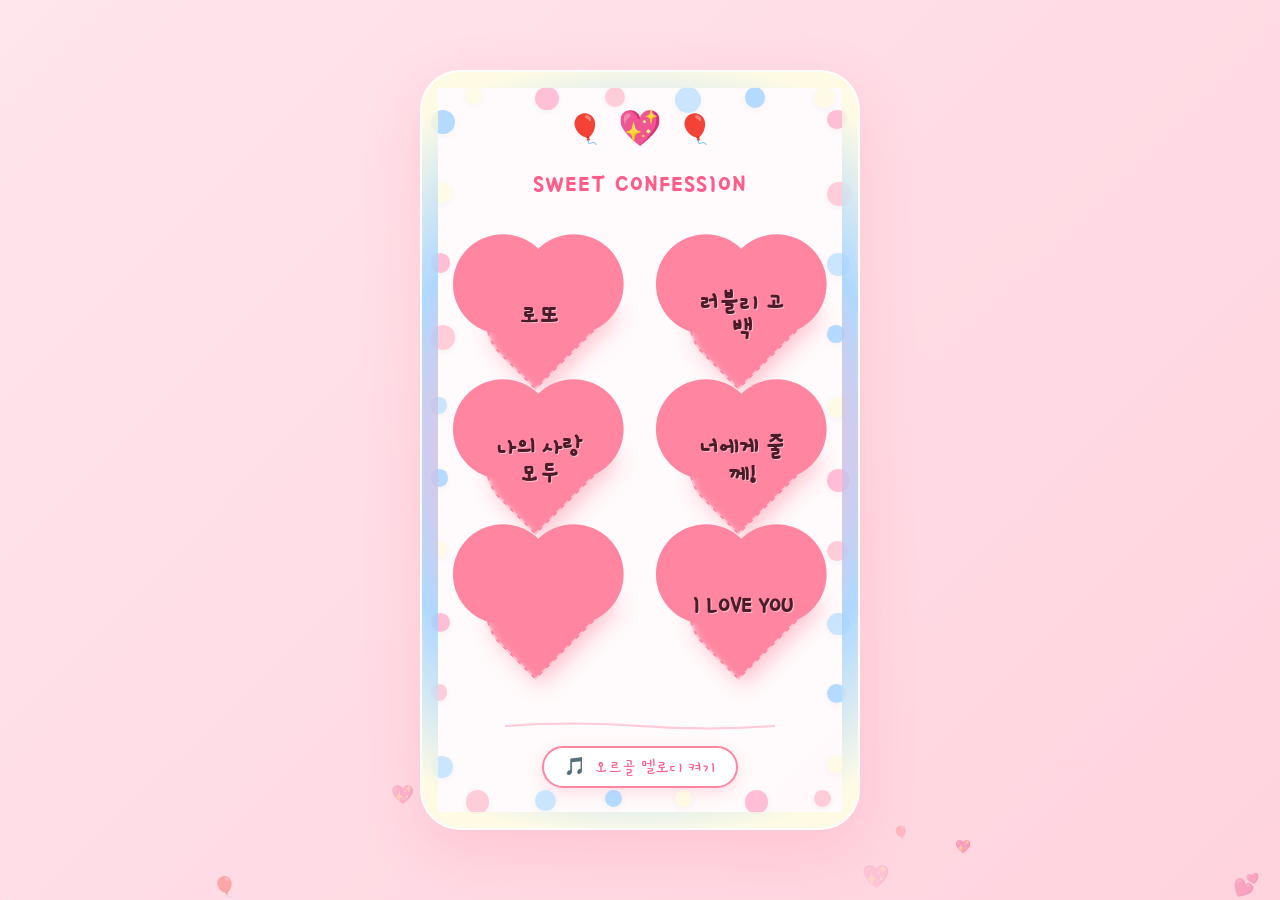
<file: index.html>
<!DOCTYPE html>
<html lang="ko">
<head>
    <meta charset="UTF-8">
    <meta name="viewport" content="width=device-width, initial-scale=1.0">
    <title>White Day Lovely Confession 💖</title>
    <!-- Google Fonts: 감성적인 손글씨 서체 연동 -->
    <link rel="preconnect" href="https://fonts.googleapis.com">
    <link rel="preconnect" href="https://fonts.gstatic.com" crossorigin>
    <link href="https://fonts.googleapis.com/css2?family=Gamja+Flower&family=Nanum+Pen+Script&family=Outfit:wght@300;400;600&display=swap" rel="stylesheet">
    
    <style>
        :root {
            --bg-gradient: linear-gradient(135deg, #ffe5ec 0%, #ffc2d1 50%, #f9bec7 100%);
            --heart-pink: #ff758f;
            --heart-shadow: rgba(255, 117, 143, 0.4);
            --card-bg: rgba(255, 255, 255, 0.85);
            --pastel-blue: #a2d2ff;
            --pastel-yellow: #fefae0;
            --pastel-pink: #ffafcc;
        }

        * {
            box-sizing: border-box;
            margin: 0;
            padding: 0;
            user-select: none;
            -webkit-user-select: none;
        }

        body {
            min-height: 100vh;
            background: var(--bg-gradient);
            background-size: 400% 400%;
            animation: gradientBG 15s ease infinite;
            font-family: 'Gamja Flower', cursive;
            display: flex;
            justify-content: center;
            align-items: center;
            overflow: hidden;
            position: relative;
        }

        @keyframes gradientBG {
            0% { background-position: 0% 50%; }
            50% { background-position: 100% 50%; }
            100% { background-position: 0% 50%; }
        }

        /* 배경 하트 파티클 캔버스 */
        #particleCanvas {
            position: absolute;
            top: 0;
            left: 0;
            width: 100%;
            height: 100%;
            z-index: 1;
            pointer-events: none;
        }

        /* 메인 카드 컨테이너 */
        .card-container {
            position: relative;
            width: 90%;
            max-width: 440px;
            height: 85vh;
            max-height: 760px;
            background: var(--card-bg);
            backdrop-filter: blur(10px);
            border-radius: 40px;
            box-shadow: 0 20px 60px rgba(255, 75, 110, 0.15), 
                        inset 0 0 20px rgba(255, 255, 255, 0.6);
            z-index: 2;
            display: flex;
            flex-direction: column;
            align-items: center;
            justify-content: space-between;
            padding: 40px 25px;
            border: 2px solid rgba(255, 255, 255, 0.5);
            overflow: hidden;
            transform: translateY(0);
            transition: all 0.5s cubic-bezier(0.175, 0.885, 0.32, 1.275);
        }

        .card-container:hover {
            box-shadow: 0 25px 70px rgba(255, 75, 110, 0.25), 
                        inset 0 0 25px rgba(255, 255, 255, 0.8);
        }

        /* 파스텔톤 도트 테두리 장식 */
        .border-deco {
            position: absolute;
            width: 100%;
            height: 100%;
            top: 0;
            left: 0;
            pointer-events: none;
            z-index: 5;
            border: 16px solid transparent;
            /* 테두리 도트 쉐이프 구현 */
            border-image: radial-gradient(circle, var(--pastel-pink) 30%, var(--pastel-blue) 60%, var(--pastel-yellow) 90%) 20 round;
            opacity: 0.85;
            border-radius: 40px;
        }

        /* 귀여운 테두리 물방울 패턴 요소들 */
        .dots-wrapper {
            position: absolute;
            width: 100%;
            height: 100%;
            top: 0;
            left: 0;
            pointer-events: none;
            z-index: 4;
        }

        .dot-deco {
            position: absolute;
            width: 24px;
            height: 24px;
            border-radius: 50%;
            opacity: 0.8;
            filter: drop-shadow(0 2px 4px rgba(0,0,0,0.05));
        }

        /* 상단 데코레이션 */
        .top-deco {
            display: flex;
            flex-direction: column;
            align-items: center;
            gap: 5px;
            animation: bounce 3s ease-in-out infinite;
        }

        .balloon-hearts {
            display: flex;
            gap: 15px;
            justify-content: center;
            margin-bottom: 5px;
        }

        .balloon-hearts span {
            font-size: 1.8rem;
            display: inline-block;
            animation: float 4s ease-in-out infinite alternate;
        }
        
        .balloon-hearts span:nth-child(2) {
            animation-delay: 0.5s;
            font-size: 2.2rem;
            transform: translateY(-5px);
        }
        .balloon-hearts span:nth-child(3) {
            animation-delay: 1s;
        }

        @keyframes float {
            0% { transform: translateY(0) rotate(-5deg); }
            100% { transform: translateY(-10px) rotate(5deg); }
        }

        @keyframes bounce {
            0%, 100% { transform: translateY(0); }
            50% { transform: translateY(-4px); }
        }

        /* 하트 그리드 */
        .hearts-grid {
            width: 100%;
            display: grid;
            grid-template-columns: repeat(2, 1fr);
            grid-gap: 25px 20px;
            justify-items: center;
            align-content: center;
            margin: auto 0;
            z-index: 3;
        }

        /* 개별 하트 아이템 (3D Flip 적용) */
        .heart-item-wrap {
            perspective: 800px;
            width: 140px;
            height: 120px;
            cursor: pointer;
        }

        .heart-card {
            width: 100%;
            height: 100%;
            position: relative;
            transform-style: preserve-3d;
            transition: transform 0.8s cubic-bezier(0.175, 0.885, 0.32, 1.275);
        }

        .heart-item-wrap:hover .heart-card {
            transform: scale(1.08) rotateY(15deg);
        }

        .heart-item-wrap.flipped .heart-card {
            transform: rotateY(180deg);
        }

        /* 하트 앞면과 뒷면 공통 */
        .heart-face {
            position: absolute;
            width: 100%;
            height: 100%;
            backface-visibility: hidden;
            display: flex;
            justify-content: center;
            align-items: center;
            padding: 10px;
        }

        /* 앞면: 펠트 감성의 핑크 하트 스티커 */
        .heart-front {
            background-color: transparent;
        }

        .felt-heart {
            position: relative;
            width: 110px;
            height: 100px;
            background: #ff85a1;
            border-radius: 50px 50px 0 0;
            transform: rotate(-45deg);
            display: flex;
            justify-content: center;
            align-items: center;
            box-shadow: 0 8px 20px var(--heart-shadow),
                        inset 0 4px 6px rgba(255, 255, 255, 0.3);
            border: 2px dashed rgba(255, 255, 255, 0.5); /* 펠트 바느질 느낌 */
            transition: background 0.3s;
        }

        .felt-heart::before {
            content: '';
            position: absolute;
            width: 100px;
            height: 100px;
            background: #ff85a1;
            border-radius: 50%;
            top: 0;
            left: 50px;
        }

        .felt-heart::after {
            content: '';
            position: absolute;
            width: 100px;
            height: 100px;
            background: #ff85a1;
            border-radius: 50%;
            top: -50px;
            left: 0;
        }

        .heart-text {
            position: absolute;
            transform: rotate(45deg); /* 하트 회전 보정 */
            color: #4a1c28;
            font-size: 1.55rem;
            font-weight: bold;
            z-index: 10;
            text-align: center;
            width: 100px;
            text-shadow: 1px 1px 0px rgba(255, 255, 255, 0.5);
            line-height: 1.1;
        }

        /* 뒷면: 뒤집혔을 때 보여줄 미니 카드 */
        .heart-back {
            background: rgba(255, 255, 255, 0.95);
            border-radius: 20px;
            border: 2px solid #ffb3c6;
            transform: rotateY(180deg);
            box-shadow: 0 8px 15px rgba(255, 75, 110, 0.1);
            display: flex;
            flex-direction: column;
            justify-content: center;
            align-items: center;
            text-align: center;
        }

        .confession-message {
            font-size: 1.1rem;
            color: #ff4d6d;
            font-weight: bold;
            padding: 8px;
            word-break: keep-all;
            line-height: 1.3;
        }

        /* 하단 오르골 뮤직 플레이어 및 하단 선 */
        .bottom-area {
            width: 100%;
            display: flex;
            flex-direction: column;
            align-items: center;
            gap: 15px;
            z-index: 3;
        }

        .divider {
            width: 70%;
            height: 10px;
            background-image: url("data:image/svg+xml,%3Csvg xmlns='http://www.w3.org/2000/svg' viewBox='0 0 100 10' preserveAspectRatio='none'%3E%3Cpath d='M0,5 Q25,0 50,5 T100,5' fill='none' stroke='%23ffb3c6' stroke-width='2' stroke-linecap='round'/%3E%3C/svg%3E");
            background-size: cover;
            opacity: 0.7;
        }

        /* 뮤직 토글 버튼 */
        .music-btn {
            background: rgba(255, 255, 255, 0.9);
            border: 2px solid #ff85a1;
            padding: 8px 20px;
            border-radius: 30px;
            color: #ff5c8a;
            font-family: 'Gamja Flower', cursive;
            font-size: 1.1rem;
            display: flex;
            align-items: center;
            gap: 8px;
            cursor: pointer;
            box-shadow: 0 5px 15px rgba(255, 117, 143, 0.2);
            transition: all 0.3s cubic-bezier(0.175, 0.885, 0.32, 1.275);
        }

        .music-btn:hover {
            transform: scale(1.05);
            background: #ff85a1;
            color: white;
        }

        .music-btn.playing {
            background: #ff5c8a;
            color: white;
            border-color: #ff5c8a;
            box-shadow: 0 0 15px rgba(255, 92, 138, 0.5);
            animation: pulse 1.5s infinite;
        }

        @keyframes pulse {
            0%, 100% { transform: scale(1); }
            50% { transform: scale(1.05); }
        }

        /* 감동 모달 창 */
        .modal-overlay {
            position: fixed;
            top: 0;
            left: 0;
            width: 100%;
            height: 100%;
            background: rgba(255, 194, 209, 0.6);
            backdrop-filter: blur(8px);
            z-index: 100;
            display: flex;
            justify-content: center;
            align-items: center;
            opacity: 0;
            pointer-events: none;
            transition: opacity 0.5s ease;
        }

        .modal-overlay.active {
            opacity: 1;
            pointer-events: auto;
        }

        .modal-content {
            background: white;
            padding: 40px 30px;
            border-radius: 30px;
            max-width: 380px;
            width: 85%;
            text-align: center;
            box-shadow: 0 20px 50px rgba(255, 75, 110, 0.3);
            border: 3px solid #ffafcc;
            transform: scale(0.7);
            transition: transform 0.5s cubic-bezier(0.175, 0.885, 0.32, 1.275);
            position: relative;
        }

        .modal-overlay.active .modal-content {
            transform: scale(1);
        }

        .modal-icon {
            font-size: 3.5rem;
            margin-bottom: 15px;
            animation: heartbeat 1.2s infinite;
        }

        @keyframes heartbeat {
            0%, 100% { transform: scale(1); }
            25% { transform: scale(1.15); }
            40% { transform: scale(1.05); }
            60% { transform: scale(1.15); }
        }

        .modal-title {
            font-size: 2rem;
            color: #ff4d6d;
            margin-bottom: 15px;
        }

        .modal-desc {
            font-size: 1.35rem;
            color: #4a1c28;
            line-height: 1.5;
            word-break: keep-all;
            margin-bottom: 25px;
        }

        .close-btn {
            background: linear-gradient(135deg, #ff85a1, #ff4d6d);
            border: none;
            color: white;
            font-family: 'Gamja Flower', cursive;
            padding: 10px 35px;
            font-size: 1.25rem;
            border-radius: 25px;
            cursor: pointer;
            box-shadow: 0 5px 15px rgba(255, 75, 110, 0.3);
            transition: transform 0.2s;
        }

        .close-btn:hover {
            transform: scale(1.05);
        }

        /* 폰트 및 세부 모바일 대응 */
        @media (max-height: 700px) {
            .card-container {
                height: 90vh;
                padding: 25px 20px;
            }
            .hearts-grid {
                grid-gap: 15px 12px;
            }
            .heart-item-wrap {
                width: 120px;
                height: 105px;
            }
            .felt-heart {
                width: 95px;
                height: 85px;
            }
            .felt-heart::before {
                width: 85px;
                height: 85px;
                left: 42px;
            }
            .felt-heart::after {
                width: 85px;
                height: 85px;
                top: -42px;
            }
            .heart-text {
                font-size: 1.35rem;
                width: 85px;
            }
        }
    </style>
</head>
<body>

    <!-- 캔버스 (하트 뿜뿜/배경 파티클 효과) -->
    <canvas id="particleCanvas"></canvas>

    <div class="card-container">
        <!-- 파스텔톤 도트 테두리 장식 -->
        <div class="border-deco"></div>
        <div class="dots-wrapper" id="dotsWrapper"></div>

        <!-- 상단 데코레이션 (귀여운 풍선 하트들) -->
        <div class="top-deco">
            <div class="balloon-hearts">
                <span>🎈</span>
                <span>💖</span>
                <span>🎈</span>
            </div>
            <div style="font-size: 1.6rem; color: #ff5c8a; font-weight: bold; letter-spacing: 2px;">
                SWEET CONFESSION
            </div>
        </div>

        <!-- 하트 카드 그리드 (6개) -->
        <div class="hearts-grid">
            
            <!-- 하트 1: 로또 -->
            <div class="heart-item-wrap" onclick="flipHeart(this, 1)">
                <div class="heart-card">
                    <div class="heart-face heart-front">
                        <div class="felt-heart">
                            <span class="heart-text">로또</span>
                        </div>
                    </div>
                    <div class="heart-face heart-back">
                        <span class="confession-message" style="display: flex; flex-direction: column; align-items: center; justify-content: center; gap: 8px;">
                            🔮<br>인생역전 기회!<br>
                            <a href="./lotto/index.html" style="text-decoration: none; background: #ff4d6d; color: white; padding: 4px 10px; border-radius: 15px; font-size: 0.9rem; font-weight: bold; box-shadow: 0 3px 8px rgba(255, 75, 110, 0.4); pointer-events: auto; z-index: 50;" onclick="event.stopPropagation();">생성기 바로가기 ➔</a>
                        </span>
                    </div>
                </div>
            </div>

            <!-- 하트 2 -->
            <div class="heart-item-wrap" onclick="flipHeart(this, 2)">
                <div class="heart-card">
                    <div class="heart-face heart-front">
                        <div class="felt-heart">
                            <span class="heart-text">러블리 고백</span>
                        </div>
                    </div>
                    <div class="heart-face heart-back">
                        <span class="confession-message">🌸<br>처음 만난 그날부터<br>내 마음은 너뿐이야</span>
                    </div>
                </div>
            </div>

            <!-- 하트 3 -->
            <div class="heart-item-wrap" onclick="flipHeart(this, 3)">
                <div class="heart-card">
                    <div class="heart-face heart-front">
                        <div class="felt-heart">
                            <span class="heart-text">나의 사랑 모두</span>
                        </div>
                    </div>
                    <div class="heart-face heart-back">
                        <span class="confession-message">💕<br>셀 수 없을 만큼 큰<br>사랑을 담았어</span>
                    </div>
                </div>
            </div>

            <!-- 하트 4 -->
            <div class="heart-item-wrap" onclick="flipHeart(this, 4)">
                <div class="heart-card">
                    <div class="heart-face heart-front">
                        <div class="felt-heart">
                            <span class="heart-text">너에게 줄께!</span>
                        </div>
                    </div>
                    <div class="heart-face heart-back">
                        <span class="confession-message">🎁<br>세상에서 가장 예쁜<br>행복을 선물할게</span>
                    </div>
                </div>
            </div>

            <!-- 하트 5: 빈 글씨 -->
            <div class="heart-item-wrap" onclick="flipHeart(this, 5)">
                <div class="heart-card">
                    <div class="heart-face heart-front">
                        <div class="felt-heart">
                            <span class="heart-text">&nbsp;</span>
                        </div>
                    </div>
                    <div class="heart-face heart-back">
                        <span class="confession-message">⏰<br>아무 글씨 없어도<br>너를 사랑하는 마음뿐</span>
                    </div>
                </div>
            </div>

            <!-- 하트 6 -->
            <div class="heart-item-wrap" onclick="flipHeart(this, 6)">
                <div class="heart-card">
                    <div class="heart-face heart-front">
                        <div class="felt-heart">
                            <span class="heart-text">I LOVE YOU</span>
                        </div>
                    </div>
                    <div class="heart-face heart-back">
                        <span class="confession-message">💘<br>하늘만큼 땅만큼<br>너를 아주 많이 사랑해</span>
                    </div>
                </div>
            </div>

        </div>

        <!-- 하단 오르골 컨트롤러 영역 -->
        <div class="bottom-area">
            <div class="divider"></div>
            <button class="music-btn" id="musicBtn" onclick="toggleMusic()">
                <span id="musicIcon">🎵</span> <span id="musicText">오르골 멜로디 켜기</span>
            </button>
        </div>
    </div>

    <!-- 최종 고백 편지 팝업 모달 -->
    <div class="modal-overlay" id="finalModal">
        <div class="modal-content">
            <div class="modal-icon">💝</div>
            <h3 class="modal-title">To. My Precious Love</h3>
            <p class="modal-desc" id="modalText">
                메시지가 로드 중입니다...
            </p>
            <button class="close-btn" onclick="closeModal()">고마워요 💖</button>
        </div>
    </div>

    <!-- 로직 자바스크립트 -->
    <script>
        // 1. 파스텔 닷 장식 동적 생성
        const dotsWrapper = document.getElementById('dotsWrapper');
        const colors = ['#a2d2ff', '#fefae0', '#ffafcc', '#ffc2d1', '#bde0fe'];
        const cardWidth = 440;
        
        // 카드의 둘레를 따라 부드러운 파스텔 물방울(도트) 스티커를 예쁘게 배치
        function createDotDeco() {
            // 좌측 테두리
            for(let i=0; i<10; i++) {
                createDot(2, 5 + i * 9.5, colors[i % colors.length]);
            }
            // 우측 테두리
            for(let i=0; i<10; i++) {
                createDot(93, 5 + i * 9.5, colors[(i + 2) % colors.length]);
            }
            // 상단 테두리
            for(let i=0; i<6; i++) {
                createDot(10 + i * 16, 2, colors[(i + 1) % colors.length]);
            }
            // 하단 테두리
            for(let i=0; i<6; i++) {
                createDot(10 + i * 16, 95, colors[(i + 3) % colors.length]);
            }
        }

        function createDot(leftPercent, topPercent, color) {
            const dot = document.createElement('div');
            dot.className = 'dot-deco';
            dot.style.left = `${leftPercent}%`;
            dot.style.top = `${topPercent}%`;
            dot.style.backgroundColor = color;
            // 미세하게 다 다른 크기로 유기적인 느낌 연출
            const size = 16 + Math.random() * 10;
            dot.style.width = `${size}px`;
            dot.style.height = `${size}px`;
            dotsWrapper.appendChild(dot);
        }
        createDotDeco();

        // 2. 파티클 시스템 (배경 하트 & 클릭 시 폭죽 효과)
        const canvas = document.getElementById('particleCanvas');
        const ctx = canvas.getContext('2d');

        let particles = [];

        function resizeCanvas() {
            canvas.width = window.innerWidth;
            canvas.height = window.innerHeight;
        }
        window.addEventListener('resize', resizeCanvas);
        resizeCanvas();

        class Particle {
            constructor(x, y, isExplosion = false, text = '💖') {
                this.x = x;
                this.y = y;
                this.isExplosion = isExplosion;
                this.char = text;
                
                if (isExplosion) {
                    // 클릭 폭사 효과 파티클
                    const angle = Math.random() * Math.PI * 2;
                    const speed = 2 + Math.random() * 6;
                    this.vx = Math.cos(angle) * speed;
                    this.vy = Math.sin(angle) * speed;
                    this.size = 14 + Math.random() * 16;
                    this.alpha = 1;
                    this.decay = 0.015 + Math.random() * 0.02;
                    this.gravity = 0.05;
                } else {
                    // 배경에 잔잔히 떠오르는 파티클
                    this.vx = (Math.random() - 0.5) * 0.6;
                    this.vy = -0.5 - Math.random() * 1.2;
                    this.size = 10 + Math.random() * 20;
                    this.alpha = 0.1 + Math.random() * 0.4;
                    this.decay = 0.001;
                    this.gravity = 0;
                }
            }

            update() {
                this.x += this.vx;
                this.y += this.vy;
                if (this.isExplosion) {
                    this.vy += this.gravity; // 터지는 파티클에 살짝 중력 부여
                    this.alpha -= this.decay;
                } else {
                    // 화면 밖으로 나가면 서서히 투명
                    if (this.y < 0) this.alpha = 0;
                }
            }

            draw() {
                ctx.save();
                ctx.globalAlpha = Math.max(0, this.alpha);
                ctx.font = `${this.size}px Arial`;
                ctx.textAlign = 'center';
                ctx.textBaseline = 'middle';
                ctx.fillText(this.char, this.x, this.y);
                ctx.restore();
            }
        }

        // 잔잔한 배경 하트 주기적 생성
        setInterval(() => {
            if (particles.length < 100) {
                particles.push(new Particle(Math.random() * canvas.width, canvas.height + 20, false, ['💖', '💕', '🍬', '🍭', '🎈'][Math.floor(Math.random() * 5)]));
            }
        }, 300);

        function animateParticles() {
            ctx.clearRect(0, 0, canvas.width, canvas.height);
            particles.forEach((p, index) => {
                p.update();
                p.draw();
                if (p.alpha <= 0) {
                    particles.splice(index, 1);
                }
            });
            requestAnimationFrame(animateParticles);
        }
        animateParticles();

        // 클릭했을 때 사방으로 터지는 하트 폭죽 효과
        function explodeHearts(x, y) {
            const icons = ['💖', '💕', '🍬', '🍭', '💘', '✨', '💛', '🌸'];
            for (let i = 0; i < 24; i++) {
                const char = icons[Math.floor(Math.random() * icons.length)];
                particles.push(new Particle(x, y, true, char));
            }
        }

        // 3. 하트 카드 뒤집기 및 모달 활성화
        const confessionDetails = {
            1: "🔮 6개의 행운 번호와 함께하는 로또 번호 생성기! 뒷면의 바로가기 버튼을 눌러 인생역전의 기회를 확인해 보세요.",
            2: "🌸 너를 처음 본 순간부터 내 마음에 봄바람이 불었어. 네 미소 한 번에 세상을 다 얻은 것 같아. 내 진심을 담아 너에게 평생의 고백을 전해.",
            3: "💕 내 안에 있는 모든 사랑의 조각들을 모으면 바로 '너'라는 존재가 돼. 아끼지 않고 아낌없이 내 모든 사랑을 오직 너에게만 줄게.",
            4: "🎁 언제나 네 옆에서 가장 든든한 바람막이가 되고, 네가 슬플 때나 기쁠 때나 늘 웃게 해 줄게. 세상에서 너를 가장 행복한 사람으로 만들게!",
            5: "⏰ 아무런 글씨가 적혀있지 않아도, 언제나 마음속 깊은 곳에서는 너에 대한 사랑으로 가득 채워져 있어.",
            6: "💘 I LOVE YOU! 하늘만큼 땅만큼, 우주가 다 닳아 없어질 때까지 오직 너만을 사랑해. 세상에서 내 눈에 가장 빛나는 보석, 내 고백을 기쁘게 받아줘!"
        };

        let flippedCount = 0;
        const totalHearts = 6;
        const flippedState = {};

        function flipHeart(element, id) {
            const rect = element.getBoundingClientRect();
            const clickX = rect.left + rect.width / 2;
            const clickY = rect.top + rect.height / 2;

            // 하트 폭죽 터뜨리기
            explodeHearts(clickX, clickY);

            // 오르골 연주 중이 아닐 때 클릭 효과음(단음) 잠깐 재생
            playConfessionChime(id);

            // 뒤집기 토글
            if (!element.classList.contains('flipped')) {
                element.classList.add('flipped');
                flippedState[id] = true;
                
                // 모든 하트가 다 뒤집혔는지 체크
                checkAllFlipped();
            } else {
                element.classList.remove('flipped');
                flippedState[id] = false;
            }
        }

        function checkAllFlipped() {
            const activeFlips = Object.values(flippedState).filter(val => val === true).length;
            if (activeFlips === totalHearts) {
                // 1초 뒤에 최종 감동 고백 모달 출력
                setTimeout(() => {
                    openFinalModal();
                }, 1000);
            }
        }

        function openFinalModal() {
            // 모든 사랑의 고백이 다 채워졌을 때의 최종 메시지
            const text = "💖 축하해요! 6개의 사랑의 메신저 하트를 모두 열었습니다. 💖\n\n\"오늘 화이트데이를 맞이하여, 사탕보다 백만 배 달콤한 고백을 가득 안겨드립니다. 당신과 함께 걷는 매 순간순간이 저에게는 가장 달콤한 선물입니다. 영원히 당신만을 사랑합니다!\"";
            document.getElementById('modalText').innerText = text;
            document.getElementById('finalModal').classList.add('active');
            
            // 모달 열릴 때 대형 폭죽 효과 연쇄 발사
            for(let i=0; i<5; i++) {
                setTimeout(() => {
                    explodeHearts(
                        window.innerWidth * 0.2 + Math.random() * (window.innerWidth * 0.6),
                        window.innerHeight * 0.3 + Math.random() * (window.innerHeight * 0.4)
                    );
                    playChord(); // 축하 화음 코드 재생
                }, i * 350);
            }
        }

        function closeModal() {
            document.getElementById('finalModal').classList.remove('active');
            // 하트 전체 리셋
            const cards = document.querySelectorAll('.heart-item-wrap');
            cards.forEach(card => card.classList.remove('flipped'));
            for(let key in flippedState) {
                flippedState[key] = false;
            }
        }

        // 4. Web Audio API 기반 오르골(Music Box) 신디사이저 구현
        // 저용량 단일 파일에 어떠한 외부 오디오 에셋도 의존하지 않고, 브라우저 엔진으로 실시간 맑고 고운 오르골 사운드를 합성합니다.
        let audioCtx = null;
        let isPlaying = false;
        let melodyTimeout = null;
        let noteIndex = 0;

        // "Love Me Tender / 캐논 변주곡 감성"의 맑고 영롱한 오르골 멜로디 데이터
        // [음높이(주파수), 박자(밀리초)]
        // C4=261.63, D4=293.66, E4=329.63, F4=349.23, G4=392.00, A4=440.00, B4=493.88, C5=523.25, D5=587.33, E5=659.25, F5=698.46, G5=783.99
        const melody = [
            [329.63, 600], // E4 (Love...)
            [392.00, 600], // G4 (me...)
            [440.00, 600], // A4 (ten...)
            [392.00, 600], // G4 (der...)
            [523.25, 600], // C5 (love...)
            [493.88, 600], // B4 (me...)
            [440.00, 1200], // A4 (sweet...)
            
            [349.23, 600], // F4 (ne...)
            [392.00, 600], // G4 (ver...)
            [440.00, 600], // A4 (let...)
            [392.00, 600], // G4 (me...)
            [349.23, 600], // F4 (go...)
            [329.63, 600], // E4 (my...)
            [293.66, 1200], // D4 (love...)

            [329.63, 600], // E4 (For...)
            [392.00, 600], // G4 (you...)
            [440.00, 600], // A4 (have...)
            [392.00, 600], // G4 (made...)
            [523.25, 600], // C5 (my...)
            [493.88, 600], // B4 (life...)
            [440.00, 1200], // A4 (com...)
            
            [523.25, 600], // C5 (plete...)
            [493.88, 600], // B4 (and...)
            [440.00, 600], // A4 (I...)
            [392.00, 600], // G4 (love...)
            [349.23, 600], // F4 (you...)
            [293.66, 600], // D4 (so...)
            [261.63, 1200]  // C4 (forever)
        ];

        function initAudio() {
            if (!audioCtx) {
                audioCtx = new (window.AudioContext || window.webkitAudioContext)();
            }
        }

        // 맑고 청아한 오르골 소리를 합성하는 신디사이저 보이스 함수
        function playMusicBoxNote(frequency, duration) {
            if (!audioCtx) return;

            // 1. Oscillator (소리 생성기)
            const osc = audioCtx.createOscillator();
            const osc2 = audioCtx.createOscillator(); // 배음 효과용
            
            // 2. GainNode (볼륨 엔벨로프 - 오르골 특유의 팅기는 어택과 긴 릴리즈)
            const gainNode = audioCtx.createGain();
            
            // 3. DelayNode (맑게 울려 퍼지는 에코/공간감 재현)
            const delay = audioCtx.createDelay();
            const feedback = audioCtx.createGain();

            osc.type = 'sine'; // 맑은 톤을 위해 Sine 파형 사용
            osc.frequency.setValueAtTime(frequency, audioCtx.currentTime);

            // 배음을 한 옥타브 높게 섞어 오르골 특유의 쇠구슬 소리 구현
            osc2.type = 'triangle'; 
            osc2.frequency.setValueAtTime(frequency * 2, audioCtx.currentTime);

            delay.delayTime.setValueAtTime(0.25, audioCtx.currentTime);
            feedback.gain.setValueAtTime(0.4, audioCtx.currentTime); // 반향 피드백 40%

            // 볼륨 엔벨로프 설정 (Ting~ 하고 서서히 감쇠)
            gainNode.gain.setValueAtTime(0, audioCtx.currentTime);
            gainNode.gain.linearRampToValueAtTime(0.25, audioCtx.currentTime + 0.01); // 초고속 어택
            gainNode.gain.exponentialRampToValueAtTime(0.001, audioCtx.currentTime + duration/1000 + 0.6); // 긴 감쇠

            // 커넥션 체인 구성
            osc.connect(gainNode);
            osc2.connect(gainNode);
            
            // 딜레이/리버브 효과 노드 연결
            gainNode.connect(audioCtx.destination);
            gainNode.connect(delay);
            delay.connect(feedback);
            feedback.connect(delay);
            delay.connect(audioCtx.destination);

            osc.start();
            osc2.start();
            
            // 음이 끝나면 자원 수거
            osc.stop(audioCtx.currentTime + duration/1000 + 0.8);
            osc2.stop(audioCtx.currentTime + duration/1000 + 0.8);
        }

        // 루프하며 멜로디 재생
        function playMelodyLoop() {
            if (!isPlaying) return;

            const note = melody[noteIndex];
            playMusicBoxNote(note[0], note[1]);

            noteIndex = (noteIndex + 1) % melody.length;
            
            // 박자 간격 설정
            melodyTimeout = setTimeout(playMelodyLoop, note[1]);
        }

        // 오르골 재생 토글
        function toggleMusic() {
            initAudio();
            
            const btn = document.getElementById('musicBtn');
            const icon = document.getElementById('musicIcon');
            const text = document.getElementById('musicText');

            if (isPlaying) {
                // 중지
                isPlaying = false;
                clearTimeout(melodyTimeout);
                btn.classList.remove('playing');
                icon.innerText = '🎵';
                text.innerText = '오르골 멜로디 켜기';
            } else {
                // 시작
                isPlaying = true;
                btn.classList.add('playing');
                icon.innerText = '🎁';
                text.innerText = '멜로디 연주 중...';
                noteIndex = 0;
                
                // 브라우저 오디오 보안 정책 상 유저 인터랙션 후 즉시 오디오 맥락 재개 필수
                if(audioCtx.state === 'suspended') {
                    audioCtx.resume();
                }
                playMelodyLoop();
            }
        }

        // 고백 하트를 터치/클릭할 때 나는 영롱한 미니 실로폰 사운드
        function playConfessionChime(id) {
            if (!audioCtx) return;
            // 6개 하트에 대응하는 6가지 화음 노트들
            const scale = [392.00, 440.00, 523.25, 587.33, 659.25, 783.99]; // G4, A4, C5, D5, E5, G5 (펜타토닉 풍의 조화로운 구성)
            const freq = scale[(id - 1) % scale.length];
            
            const osc = audioCtx.createOscillator();
            const gain = audioCtx.createGain();
            
            osc.type = 'sine';
            osc.frequency.setValueAtTime(freq, audioCtx.currentTime);
            
            gain.gain.setValueAtTime(0, audioCtx.currentTime);
            gain.gain.linearRampToValueAtTime(0.18, audioCtx.currentTime + 0.005);
            gain.gain.exponentialRampToValueAtTime(0.001, audioCtx.currentTime + 0.5);
            
            osc.connect(gain);
            gain.connect(audioCtx.destination);
            
            osc.start();
            osc.stop(audioCtx.currentTime + 0.6);
        }

        // 모달 축하용 풍성한 C Major 7 화음 코드 재생
        function playChord() {
            if (!audioCtx) return;
            const notes = [261.63, 329.63, 392.00, 523.25, 659.25]; // C4, E4, G4, C5, E5
            notes.forEach(freq => {
                const osc = audioCtx.createOscillator();
                const gain = audioCtx.createGain();
                osc.type = 'sine';
                osc.frequency.setValueAtTime(freq + (Math.random() - 0.5) * 2, audioCtx.currentTime);
                
                gain.gain.setValueAtTime(0, audioCtx.currentTime);
                gain.gain.linearRampToValueAtTime(0.08, audioCtx.currentTime + 0.05);
                gain.gain.exponentialRampToValueAtTime(0.001, audioCtx.currentTime + 1.5);
                
                osc.connect(gain);
                gain.connect(audioCtx.destination);
                
                osc.start();
                osc.stop(audioCtx.currentTime + 1.8);
            });
        }
    </script>
</body>
</html>
</file>
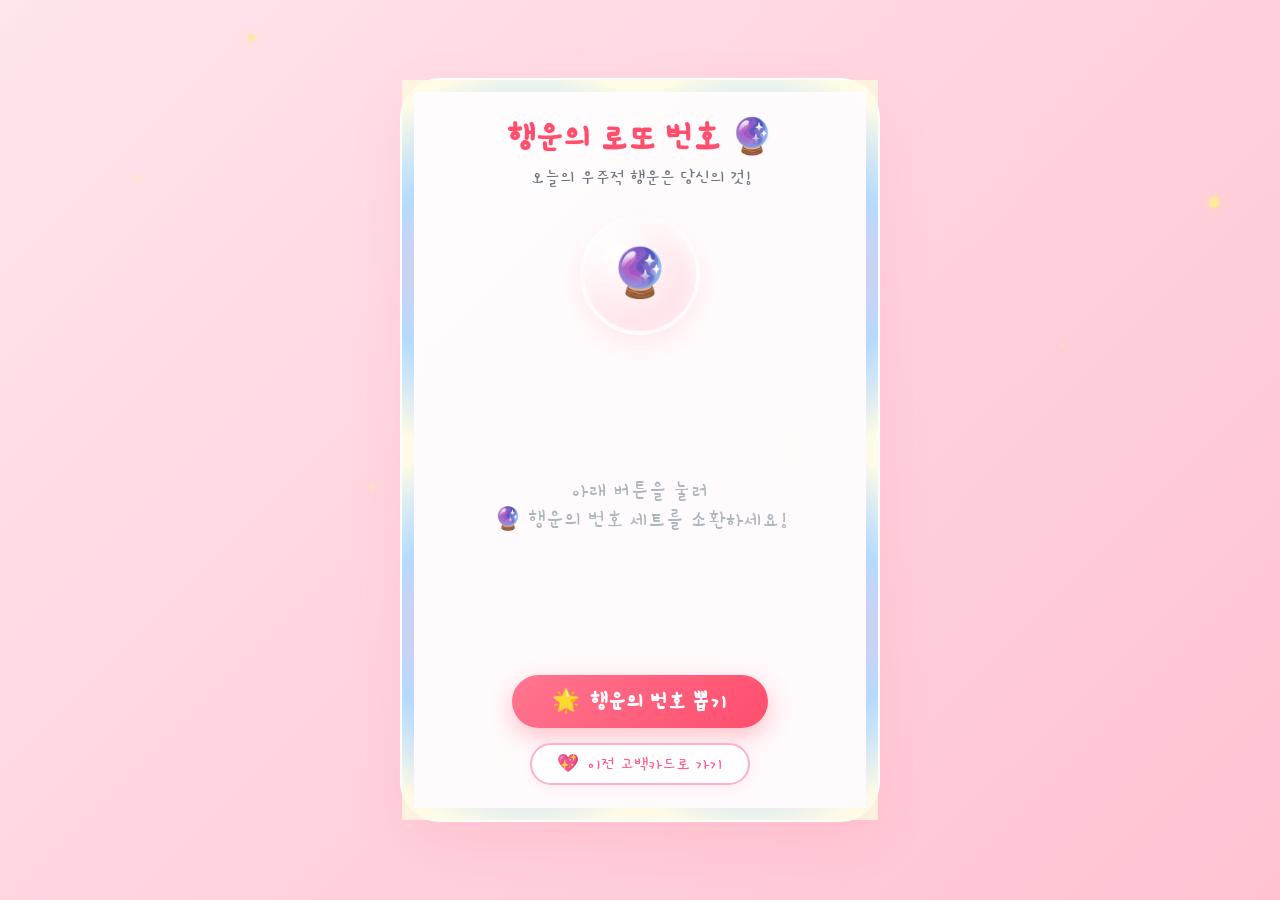
<file: lotto/index.html>
<!DOCTYPE html>
<html lang="ko">
<head>
    <meta charset="UTF-8">
    <meta name="viewport" content="width=device-width, initial-scale=1.0">
    <title>행운의 로또 번호 생성기 🔮</title>
    <!-- Google Fonts -->
    <link rel="preconnect" href="https://fonts.googleapis.com">
    <link rel="preconnect" href="https://fonts.gstatic.com" crossorigin>
    <link href="https://fonts.googleapis.com/css2?family=Gamja+Flower&family=Outfit:wght@300;400;600&display=swap" rel="stylesheet">
    
    <style>
        :root {
            --bg-gradient: linear-gradient(135deg, #f5f7fa 0%, #c3cfe2 100%);
            --gold-gradient: linear-gradient(135deg, #f6d365 0%, #fda085 100%);
            --premium-gold: #e5ad35;
            --pastel-pink: #ffafcc;
            --pastel-blue: #a2d2ff;
            
            /* 로또 공 대역별 색상 정의 (오피셜 컬러 스타일) */
            --lotto-yellow: linear-gradient(135deg, #ffd43b, #f08c00);
            --lotto-blue: linear-gradient(135deg, #339af0, #1c7ed6);
            --lotto-red: linear-gradient(135deg, #ff8787, #fa5252);
            --lotto-gray: linear-gradient(135deg, #adb5bd, #495057);
            --lotto-green: linear-gradient(135deg, #51cf66, #37b24d);
        }

        * {
            box-sizing: border-box;
            margin: 0;
            padding: 0;
            user-select: none;
            -webkit-user-select: none;
        }

        body {
            min-height: 100vh;
            background: linear-gradient(135deg, #ffe5ec 0%, #ffc2d1 100%);
            font-family: 'Gamja Flower', cursive;
            display: flex;
            justify-content: center;
            align-items: center;
            overflow-x: hidden;
            position: relative;
            padding: 20px 10px;
        }

        /* 캔버스 (럭셔리 골드 스파크 배경 효과) */
        #lottoCanvas {
            position: absolute;
            top: 0;
            left: 0;
            width: 100%;
            height: 100%;
            z-index: 1;
            pointer-events: none;
        }

        .lotto-container {
            position: relative;
            width: 95%;
            max-width: 480px;
            background: rgba(255, 255, 255, 0.9);
            backdrop-filter: blur(10px);
            border-radius: 40px;
            box-shadow: 0 20px 50px rgba(255, 117, 143, 0.15), 
                        inset 0 0 20px rgba(255, 255, 255, 0.6);
            z-index: 2;
            display: flex;
            flex-direction: column;
            align-items: center;
            padding: 35px 20px;
            border: 2px solid rgba(255, 255, 255, 0.6);
        }

        /* 테두리 파스텔 장식 */
        .border-deco {
            position: absolute;
            width: 100%;
            height: 100%;
            top: 0;
            left: 0;
            pointer-events: none;
            z-index: 5;
            border: 12px solid transparent;
            border-image: radial-gradient(circle, var(--pastel-pink) 30%, var(--pastel-blue) 60%, #fefae0 90%) 20 round;
            opacity: 0.8;
            border-radius: 40px;
        }

        .header {
            text-align: center;
            margin-bottom: 25px;
        }

        .header h1 {
            font-size: 2.2rem;
            color: #ff4d6d;
            text-shadow: 1px 1px 2px rgba(0,0,0,0.05);
            margin-bottom: 5px;
        }

        .header p {
            font-size: 1.2rem;
            color: #6c757d;
        }

        /* 로또 기계 가상 데코 (유리 항아리 믹서 느낌) */
        .lotto-machine {
            width: 120px;
            height: 120px;
            background: radial-gradient(circle at 30% 30%, rgba(255,255,255,0.9), rgba(255, 182, 193, 0.3) 60%, rgba(255, 105, 180, 0.2));
            border: 4px solid rgba(255, 255, 255, 0.8);
            border-radius: 50%;
            display: flex;
            justify-content: center;
            align-items: center;
            position: relative;
            box-shadow: 0 10px 25px rgba(255, 75, 110, 0.1),
                        inset 0 10px 20px rgba(255, 255, 255, 0.8);
            margin-bottom: 30px;
            overflow: hidden;
        }

        .lotto-machine::after {
            content: '🔮';
            font-size: 3rem;
            animation: mixBalls 0.6s infinite ease-in-out alternate;
            display: inline-block;
        }

        .lotto-machine.spinning::after {
            animation: mixBallsFast 0.15s infinite linear;
        }

        @keyframes mixBalls {
            0% { transform: translateY(-5px) rotate(-10deg); }
            100% { transform: translateY(5px) rotate(10deg); }
        }

        @keyframes mixBallsFast {
            0% { transform: scale(1.1) rotate(0deg); }
            100% { transform: scale(1.1) rotate(360deg); }
        }

        /* 로또 세트 5개 들어갈 영역 */
        .lotto-results {
            width: 100%;
            display: flex;
            flex-direction: column;
            gap: 15px;
            margin-bottom: 30px;
            min-height: 280px;
            justify-content: center;
        }

        /* 1개의 세트 라인 */
        .lotto-set-row {
            display: flex;
            align-items: center;
            width: 100%;
            background: rgba(255, 255, 255, 0.6);
            padding: 8px 15px;
            border-radius: 20px;
            border: 1px solid rgba(255, 182, 193, 0.3);
            box-shadow: 0 4px 10px rgba(0,0,0,0.02);
            opacity: 0;
            transform: translateY(20px);
            transition: all 0.5s cubic-bezier(0.175, 0.885, 0.32, 1.275);
        }

        .lotto-set-row.show {
            opacity: 1;
            transform: translateY(0);
        }

        .set-label {
            font-size: 1.3rem;
            font-weight: bold;
            color: #ff5c8a;
            width: 45px;
            flex-shrink: 0;
            border-right: 2px dashed rgba(255, 92, 138, 0.2);
            margin-right: 15px;
        }

        .balls-container {
            display: flex;
            gap: 8px;
            justify-content: space-around;
            width: 100%;
        }

        /* 개별 로또 볼 스타일 */
        .lotto-ball {
            width: 38px;
            height: 38px;
            border-radius: 50%;
            display: flex;
            justify-content: center;
            align-items: center;
            color: white;
            font-weight: bold;
            font-size: 1.15rem;
            text-shadow: 1px 1px 2px rgba(0,0,0,0.3);
            box-shadow: 0 4px 8px rgba(0,0,0,0.15),
                        inset 0 3px 5px rgba(255, 255, 255, 0.3);
            font-family: 'Outfit', sans-serif;
            transform: scale(0) rotate(-360deg);
            transition: transform 0.4s cubic-bezier(0.175, 0.885, 0.32, 1.275);
        }

        .lotto-ball.pop {
            transform: scale(1) rotate(0);
        }

        /* 번호대별 배경 지정 */
        .ball-yellow { background: var(--lotto-yellow); }
        .ball-blue { background: var(--lotto-blue); }
        .ball-red { background: var(--lotto-red); }
        .ball-gray { background: var(--lotto-gray); }
        .ball-green { background: var(--lotto-green); }

        /* 컨트롤 영역 */
        .controls {
            width: 100%;
            display: flex;
            flex-direction: column;
            align-items: center;
            gap: 15px;
            z-index: 3;
        }

        .generate-btn {
            background: linear-gradient(135deg, #ff758f 0%, #ff4d6d 100%);
            border: none;
            padding: 12px 40px;
            font-family: 'Gamja Flower', cursive;
            font-size: 1.4rem;
            color: white;
            font-weight: bold;
            border-radius: 30px;
            cursor: pointer;
            box-shadow: 0 8px 25px rgba(255, 77, 109, 0.35);
            transition: all 0.3s cubic-bezier(0.175, 0.885, 0.32, 1.275);
            display: flex;
            align-items: center;
            gap: 10px;
        }

        .generate-btn:hover {
            transform: translateY(-3px) scale(1.03);
            box-shadow: 0 12px 30px rgba(255, 77, 109, 0.5);
        }

        .generate-btn:active {
            transform: translateY(1px);
        }

        .back-btn {
            background: rgba(255, 255, 255, 0.8);
            border: 2px solid #ffafcc;
            padding: 8px 25px;
            border-radius: 25px;
            color: #ff5c8a;
            font-family: 'Gamja Flower', cursive;
            font-size: 1.1rem;
            text-decoration: none;
            display: inline-flex;
            align-items: center;
            gap: 8px;
            box-shadow: 0 4px 12px rgba(255, 175, 204, 0.2);
            transition: all 0.3s;
        }

        .back-btn:hover {
            background: #ffafcc;
            color: white;
            transform: scale(1.03);
        }

        /* 안내 문구 */
        .empty-placeholder {
            text-align: center;
            color: #adb5bd;
            font-size: 1.4rem;
            animation: breathe 2s infinite ease-in-out;
        }

        @keyframes breathe {
            0%, 100% { opacity: 0.5; transform: scale(0.98); }
            50% { opacity: 1; transform: scale(1.02); }
        }

        @media (max-width: 400px) {
            .lotto-ball {
                width: 32px;
                height: 32px;
                font-size: 0.95rem;
            }
            .set-label {
                font-size: 1.15rem;
                width: 38px;
                margin-right: 8px;
            }
        }
    </style>
</head>
<body>

    <canvas id="lottoCanvas"></canvas>

    <div class="lotto-container">
        <!-- 테두리 파스텔 데코 -->
        <div class="border-deco"></div>

        <div class="header">
            <h1>행운의 로또 번호 🔮</h1>
            <p>오늘의 우주적 행운은 당신의 것!</p>
        </div>

        <!-- 중앙 로또 머신 믹서기 데코 -->
        <div class="lotto-machine" id="mixer"></div>

        <!-- 결과 영역 -->
        <div class="lotto-results" id="resultsBox">
            <div class="empty-placeholder" id="placeholder">
                아래 버튼을 눌러<br>🔮 행운의 번호 세트를 소환하세요!
            </div>
        </div>

        <!-- 제어 영역 -->
        <div class="controls">
            <button class="generate-btn" onclick="generateLottoSets()">
                <span>🌟</span> 행운의 번호 뽑기
            </button>
            <a href="../index.html" class="back-btn">
                <span>💖</span> 이전 고백카드로 가기
            </a>
        </div>
    </div>

    <!-- 로직 자바스크립트 -->
    <script>
        // 1. 파티클 시스템 (배경 스파클 효과)
        const canvas = document.getElementById('lottoCanvas');
        const ctx = canvas.getContext('2d');
        let particles = [];

        function resizeCanvas() {
            canvas.width = window.innerWidth;
            canvas.height = window.innerHeight;
        }
        window.addEventListener('resize', resizeCanvas);
        resizeCanvas();

        class Spark {
            constructor(x, y) {
                this.x = x;
                this.y = y;
                this.size = 2 + Math.random() * 4;
                const angle = Math.random() * Math.PI * 2;
                const speed = 0.5 + Math.random() * 1.5;
                this.vx = Math.cos(angle) * speed;
                this.vy = Math.sin(angle) * speed;
                this.alpha = 0.3 + Math.random() * 0.5;
                this.color = `hsl(${45 + Math.random() * 20}, 100%, 75%)`; // 골드/따뜻한 옐로우
            }
            update() {
                this.x += this.vx;
                this.y += this.vy;
                this.alpha -= 0.005;
            }
            draw() {
                ctx.save();
                ctx.globalAlpha = Math.max(0, this.alpha);
                ctx.shadowBlur = 10;
                ctx.shadowColor = this.color;
                ctx.fillStyle = this.color;
                ctx.beginPath();
                ctx.arc(this.x, this.y, this.size, 0, Math.PI * 2);
                ctx.fill();
                ctx.restore();
            }
        }

        // 잔잔한 스파클 주기적 생성
        setInterval(() => {
            if(particles.length < 80) {
                particles.push(new Spark(Math.random() * canvas.width, Math.random() * canvas.height));
            }
        }, 150);

        function animateSparks() {
            ctx.clearRect(0, 0, canvas.width, canvas.height);
            particles.forEach((p, index) => {
                p.update();
                p.draw();
                if(p.alpha <= 0) {
                    particles.splice(index, 1);
                }
            });
            requestAnimationFrame(animateSparks);
        }
        animateSparks();

        // 2. 로또 번호 대역별 색상 클래스 획득 함수
        function getBallColorClass(num) {
            if (num >= 1 && num <= 10) return 'ball-yellow';
            if (num >= 11 && num <= 20) return 'ball-blue';
            if (num >= 21 && num <= 30) return 'ball-red';
            if (num >= 31 && num <= 40) return 'ball-gray';
            return 'ball-green';
        }

        // 3. 로또 5세트 생성 및 시각 렌더링
        let isGenerating = false;
        let audioCtx = null;

        function initAudio() {
            if(!audioCtx) {
                audioCtx = new (window.AudioContext || window.webkitAudioContext)();
            }
        }

        // 번호 튕겨 나올 때 청아한 구슬 연주음 재생
        function playPopSound(pitchMultiplier = 1) {
            if(!audioCtx) return;
            const osc = audioCtx.createOscillator();
            const gain = audioCtx.createGain();
            
            osc.type = 'sine';
            // 통통 튀는 피치 엔벨로프
            osc.frequency.setValueAtTime(523.25 * pitchMultiplier, audioCtx.currentTime);
            osc.frequency.exponentialRampToValueAtTime(1046.50 * pitchMultiplier, audioCtx.currentTime + 0.1);
            
            gain.gain.setValueAtTime(0, audioCtx.currentTime);
            gain.gain.linearRampToValueAtTime(0.12, audioCtx.currentTime + 0.005);
            gain.gain.exponentialRampToValueAtTime(0.001, audioCtx.currentTime + 0.15);
            
            osc.connect(gain);
            gain.connect(audioCtx.destination);
            
            osc.start();
            osc.stop(audioCtx.currentTime + 0.2);
        }

        function generateLottoSets() {
            if (isGenerating) return;
            isGenerating = true;
            initAudio();
            
            const mixer = document.getElementById('mixer');
            const resultsBox = document.getElementById('resultsBox');
            
            // 로또 기계 신나게 믹싱하는 진동 애니메이션 추가
            mixer.classList.add('spinning');
            
            // 결과창 초기화
            resultsBox.innerHTML = '';

            // 로또 번호 5세트 추출
            const allSets = [];
            for (let s = 0; s < 5; s++) {
                const numbers = [];
                while (numbers.length < 6) {
                    const rand = Math.floor(Math.random() * 45) + 1;
                    if (!numbers.includes(rand)) {
                        numbers.push(rand);
                    }
                }
                // 오름차순 정렬
                numbers.sort((a, b) => a - b);
                allSets.push(numbers);
            }

            // 시각적 롤링 및 딜레이 렌더링
            let setIndex = 0;

            function renderNextSet() {
                if (setIndex >= 5) {
                    // 전체 생성 완료
                    mixer.classList.remove('spinning');
                    isGenerating = false;
                    return;
                }

                const numbers = allSets[setIndex];
                
                // 1세트 로우 DOM 생성
                const row = document.createElement('div');
                row.className = 'lotto-set-row';
                
                const label = document.createElement('div');
                label.className = 'set-label';
                label.innerText = `세트 ${String.fromCharCode(65 + setIndex)}`; // A, B, C, D, E
                row.appendChild(label);

                const ballsContainer = document.createElement('div');
                ballsContainer.className = 'balls-container';
                row.appendChild(ballsContainer);

                resultsBox.appendChild(row);
                
                // 가시화
                setTimeout(() => {
                    row.classList.add('show');
                }, 50);

                // 개별 공 하나씩 통통 튀며 시간차 소환
                let ballIndex = 0;
                function popBall() {
                    if (ballIndex >= 6) {
                        // 세트 완료 후 다음 세트로 이동
                        setIndex++;
                        setTimeout(renderNextSet, 250);
                        return;
                    }

                    const num = numbers[ballIndex];
                    const ball = document.createElement('div');
                    ball.className = `lotto-ball ${getBallColorClass(num)}`;
                    ball.innerText = num;
                    ballsContainer.appendChild(ball);

                    // 3D 팝 효과음 및 활성화
                    setTimeout(() => {
                        ball.classList.add('pop');
                        // 구슬 튀어나오는 감미로운 사운드
                        playPopSound(0.7 + (num / 45) * 0.8);
                        
                        // 클릭 좌표 파티클 터뜨리기
                        const rect = ball.getBoundingClientRect();
                        for(let k=0; k<6; k++) {
                            particles.push(new Spark(rect.left + rect.width/2, rect.top + rect.height/2));
                        }

                        ballIndex++;
                        setTimeout(popBall, 100);
                    }, 50);
                }

                popBall();
            }

            // 기계 믹싱 0.6초 돌린 후 구슬 배출 시작
            setTimeout(renderNextSet, 600);
        }
    </script>
</body>
</html>
</file>
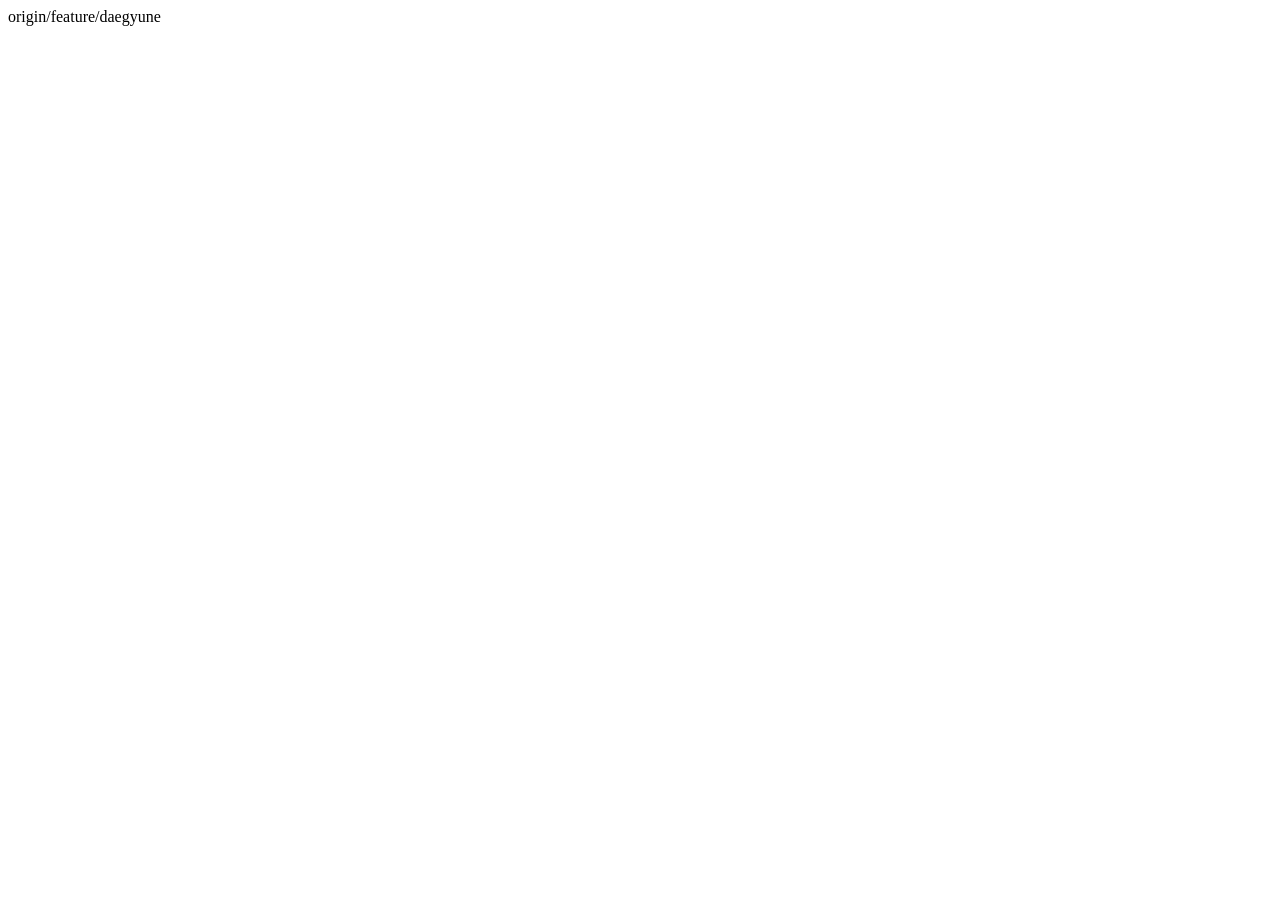
<file: shop/src/main/resources/static/commit_test.html>
<!DOCTYPE html>
<html lang="en">
<head>
    <meta charset="UTF-8">
    <meta name="viewport" content="width=device-width, initial-scale=1.0">
    <title>commit_test</title>
</head>
<body>
    origin/feature/daegyune
</body>
</html>
</file>
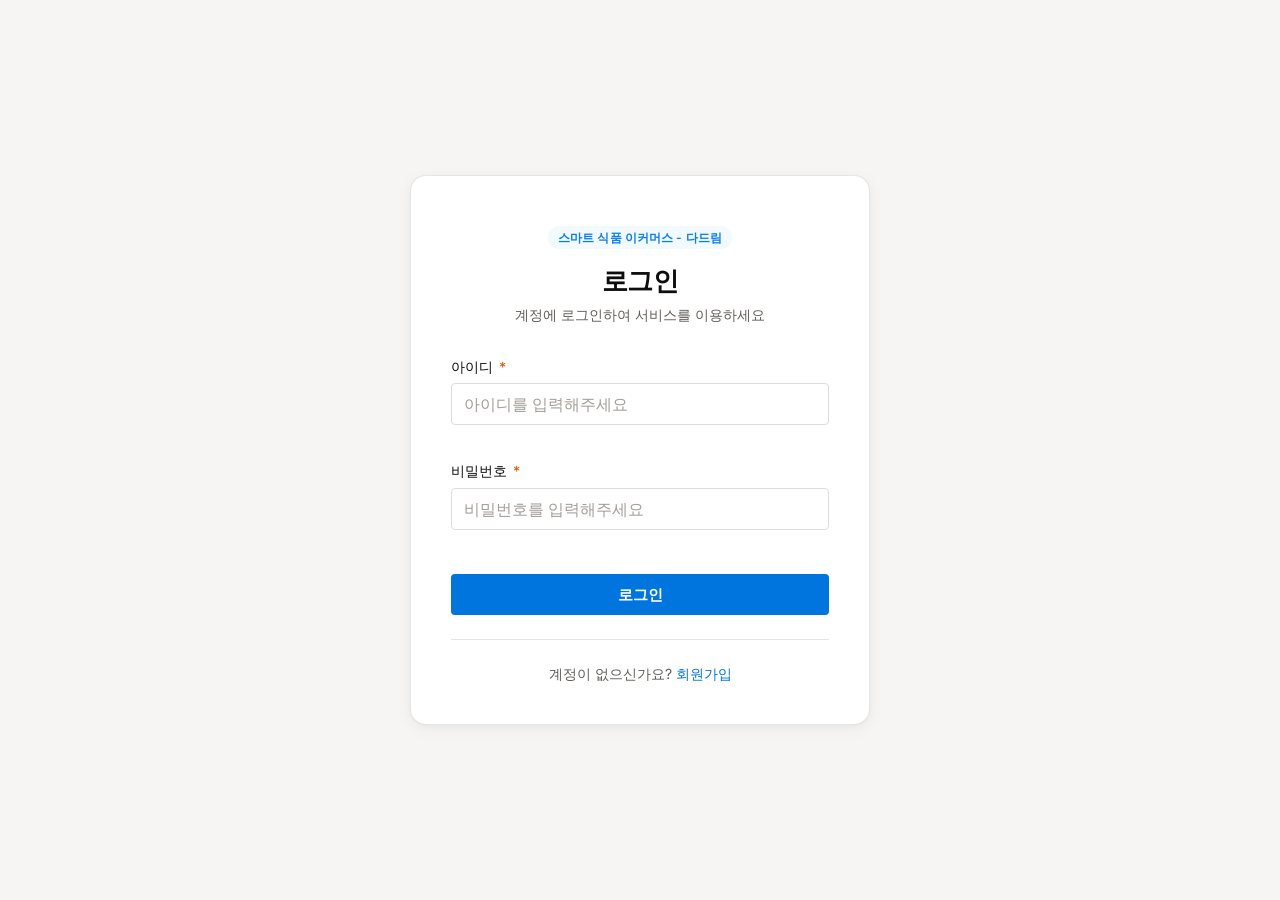
<file: shop/src/main/resources/static/login.html>
<!DOCTYPE html>
<html lang="ko">
<head>
    <meta charset="UTF-8">
    <meta name="viewport" content="width=device-width, initial-scale=1.0">
    <title>로그인 — 스마트 식품 이커머스 - 다드림</title>
    <!-- ✅ 추가: favicon 요청 방지 -->
    <link rel="icon" href="data:image/svg+xml,<svg xmlns='http://www.w3.org/2000/svg' viewBox='0 0 100 100'><text y='50' font-size='50'>🍎</text></svg>">
    <link rel="stylesheet" href="css/login.css">
</head>
<body>
    <div class="login-container">

        <div class="login-header">
            <span class="badge">스마트 식품 이커머스 - 다드림</span>
            <h1>로그인</h1>
            <p>계정에 로그인하여 서비스를 이용하세요</p>
        </div>

        <form id="loginForm" novalidate>
            <div class="form-group">
                <label for="memberId">아이디 <span class="required">*</span></label>
                <input type="text" id="memberId" name="memberId"
                       placeholder="아이디를 입력해주세요"
                       required>
                <span class="error-msg" id="memberIdError"></span>
            </div>

            <div class="form-group">
                <label for="password">비밀번호 <span class="required">*</span></label>
                <input type="password" id="password" name="password"
                       placeholder="비밀번호를 입력해주세요"
                       required>
                <span class="error-msg" id="passwordError"></span>
            </div>

            <div id="globalError" class="global-error hidden"></div>

            <button type="submit" class="btn-submit">로그인</button>
        </form>

        <hr class="divider">
        <p class="register-link">계정이 없으신가요? <a href="register.html">회원가입</a></p>
    </div>

    <script src="js/api.js"></script>
    <script src="js/auth.js?v=10"></script>
    <script src="js/login.js?v=10"></script>
</body>
</html>
</file>
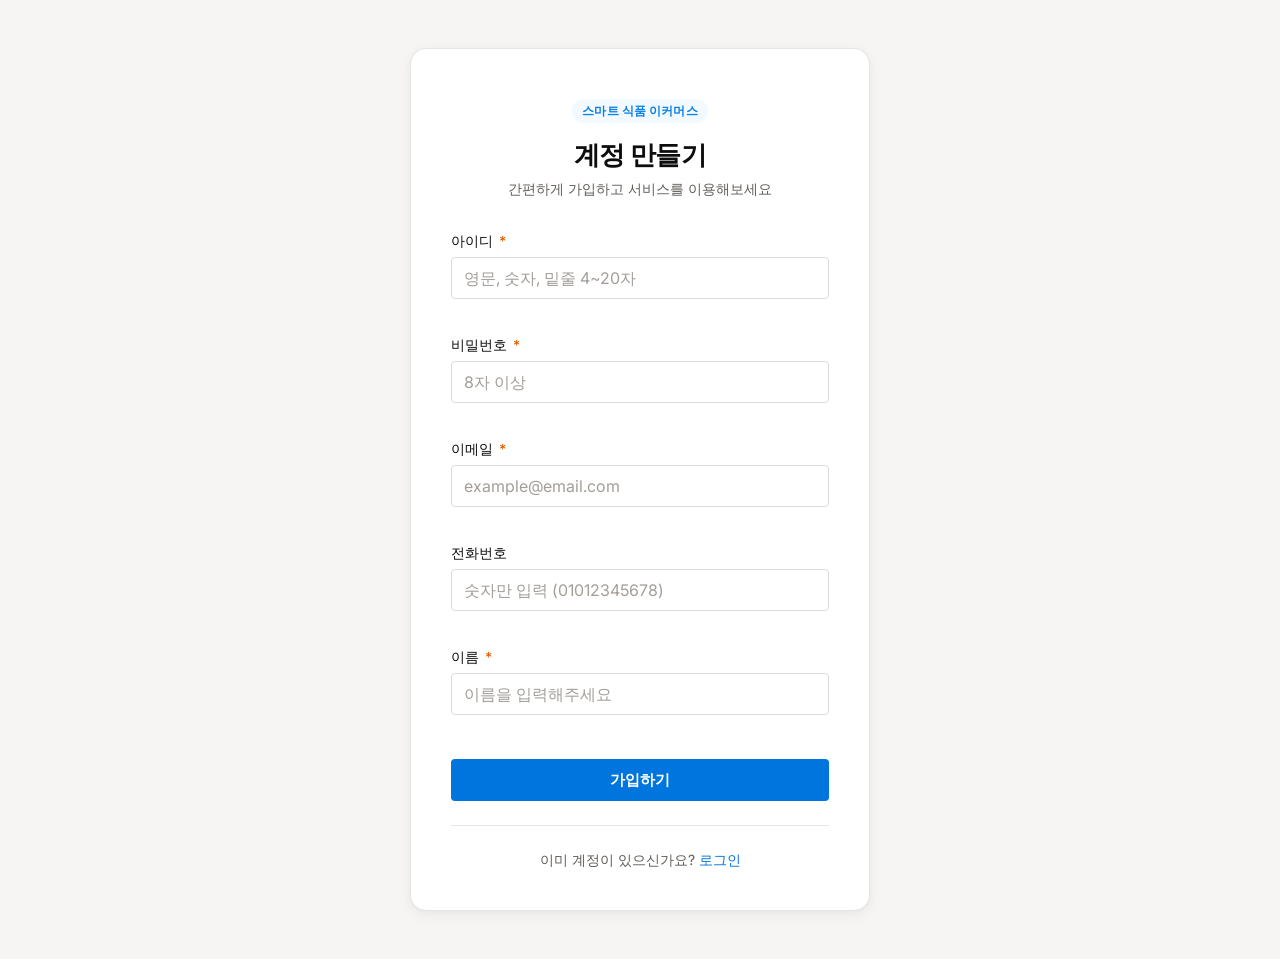
<file: shop/src/main/resources/static/register.html>
<!DOCTYPE html>
<html lang="ko">
<head>
    <meta charset="UTF-8">
    <meta name="viewport" content="width=device-width, initial-scale=1.0">
    <title>회원가입 — 스마트 식품 이커머스</title>
    <link rel="stylesheet" href="css/register.css">
</head>
<body>
    <div class="register-container">

        <div class="register-header">
            <span class="badge">스마트 식품 이커머스</span>
            <h1>계정 만들기</h1>
            <p>간편하게 가입하고 서비스를 이용해보세요</p>
        </div>

        <form id="registerForm" novalidate>
            <div class="form-group">
                <label for="memberId">아이디 <span class="required">*</span></label>
                <input type="text" id="memberId" name="memberId"
                       placeholder="영문, 숫자, 밑줄 4~20자"
                       required minlength="4" maxlength="20">
                <span class="error-msg" id="memberIdError"></span>
            </div>

            <div class="form-group">
                <label for="password">비밀번호 <span class="required">*</span></label>
                <input type="password" id="password" name="password"
                       placeholder="8자 이상"
                       required minlength="8">
                <span class="error-msg" id="passwordError"></span>
            </div>

            <div class="form-group">
                <label for="email">이메일 <span class="required">*</span></label>
                <input type="email" id="email" name="email"
                       placeholder="example@email.com"
                       required>
                <span class="error-msg" id="emailError"></span>
            </div>

            <div class="form-group">
                <label for="phone">전화번호</label>
                <input type="tel" id="phone" name="phone"
                       placeholder="숫자만 입력 (01012345678)"
                       pattern="[0-9]{10,11}">
                <span class="error-msg" id="phoneError"></span>
            </div>

            <div class="form-group">
                <label for="name">이름 <span class="required">*</span></label>
                <input type="text" id="name" name="name"
                       placeholder="이름을 입력해주세요"
                       required maxlength="50">
                <span class="error-msg" id="nameError"></span>
            </div>

            <div id="globalError" class="global-error hidden"></div>

            <button type="submit" class="btn-submit">가입하기</button>
        </form>

        <hr class="divider">
        <p class="login-link">이미 계정이 있으신가요? <a href="login.html">로그인</a></p>
    </div>

    <script src="js/api.js"></script>
    <script src="js/auth.js"></script>
    <script src="js/register.js"></script>
</body>
</html>
</file>
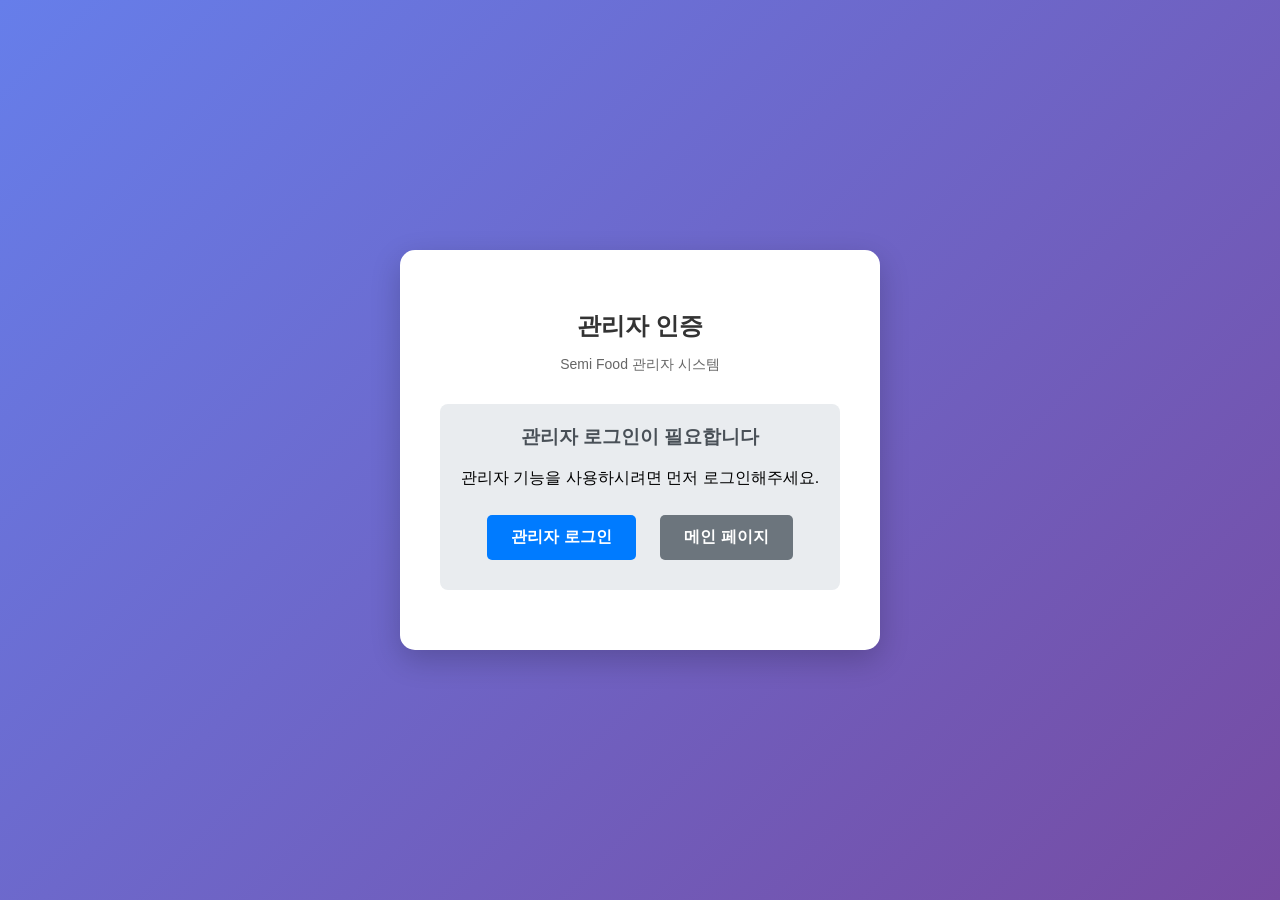
<file: shop/src/main/resources/templates/admin-auth.html>
<!DOCTYPE html>
<html lang="ko">
<head>
    <meta charset="UTF-8">
    <meta name="viewport" content="width=device-width, initial-scale=1.0">
    <title>관리자 인증 - Semi Food</title>
    <style>
        body {
            font-family: 'Segoe UI', Tahoma, Geneva, Verdana, sans-serif;
            margin: 0;
            padding: 0;
            background: linear-gradient(135deg, #667eea 0%, #764ba2 100%);
            min-height: 100vh;
            display: flex;
            align-items: center;
            justify-content: center;
        }
        .auth-container {
            background: white;
            padding: 40px;
            border-radius: 15px;
            box-shadow: 0 10px 30px rgba(0,0,0,0.2);
            max-width: 400px;
            width: 100%;
            text-align: center;
        }
        .auth-header {
            margin-bottom: 30px;
        }
        .auth-header h2 {
            color: #333;
            margin-bottom: 10px;
        }
        .auth-header p {
            color: #666;
            font-size: 14px;
        }
        .btn {
            display: inline-block;
            padding: 12px 24px;
            margin: 10px;
            border: none;
            border-radius: 5px;
            cursor: pointer;
            font-weight: bold;
            text-decoration: none;
            transition: all 0.3s ease;
        }
        .btn-primary {
            background-color: #007bff;
            color: white;
        }
        .btn-primary:hover {
            background-color: #0056b3;
            transform: translateY(-2px);
        }
        .btn-secondary {
            background-color: #6c757d;
            color: white;
        }
        .btn-secondary:hover {
            background-color: #545b62;
            transform: translateY(-2px);
        }
        .info-box {
            background: #e9ecef;
            padding: 20px;
            border-radius: 8px;
            margin: 20px 0;
        }
        .info-box h3 {
            margin-top: 0;
            color: #495057;
        }
    </style>
</head>
<body>
    <div class="auth-container">
        <div class="auth-header">
            <h2>관리자 인증</h2>
            <p>Semi Food 관리자 시스템</p>
        </div>
        
        <div class="info-box">
            <h3>관리자 로그인이 필요합니다</h3>
            <p>관리자 기능을 사용하시려면 먼저 로그인해주세요.</p>
            
            <a href="/login.html" class="btn btn-primary">관리자 로그인</a>
            <a href="/" class="btn btn-secondary">메인 페이지</a>
        </div>
    </div>
</body>
</html>
</file>
<file: shop/src/main/resources/static/css/login.css>
/* Notion Design System — 로그인 페이지 */

@import url('https://fonts.googleapis.com/css2?family=Inter:wght@400;500;600;700&display=swap');

:root {
    --color-text-primary:    rgba(0, 0, 0, 0.95);
    --color-text-secondary:  #615d59;
    --color-text-muted:      #a39e98;
    --color-bg:              #ffffff;
    --color-bg-warm:         #f6f5f4;
    --color-blue:            #0075de;
    --color-blue-active:     #005bab;
    --color-focus:           #097fe8;
    --color-error:           #dd5b00;
    --color-border:          rgba(0, 0, 0, 0.1);
    --color-input-border:    #dddddd;

    --shadow-card:
        rgba(0,0,0,0.04)   0px  4px   18px,
        rgba(0,0,0,0.027)  0px  2px    8px,
        rgba(0,0,0,0.02)   0px  0.8px  3px,
        rgba(0,0,0,0.01)   0px  0.2px  1px;
}

* {
    box-sizing: border-box;
    margin: 0;
    padding: 0;
}

body {
    font-family: 'Inter', -apple-system, system-ui, 'Segoe UI', Helvetica, Arial, sans-serif;
    font-size: 16px;
    font-weight: 400;
    line-height: 1.5;
    color: var(--color-text-primary);
    background-color: var(--color-bg-warm);
    min-height: 100vh;
    display: flex;
    flex-direction: column;
    align-items: center;
    justify-content: center;
    padding: 48px 16px;
}

.login-container {
    background: var(--color-bg);
    border: 1px solid var(--color-border);
    border-radius: 16px;
    box-shadow: var(--shadow-card);
    padding: 48px 40px 40px;
    width: 100%;
    max-width: 460px;
}

.login-header {
    margin-bottom: 32px;
    text-align: center;
}

.login-header .badge {
    display: inline-block;
    background: #f2f9ff;
    color: var(--color-focus);
    font-size: 12px;
    font-weight: 600;
    letter-spacing: 0.125px;
    line-height: 1.33;
    padding: 4px 10px;
    border-radius: 9999px;
    margin-bottom: 16px;
}

.login-header h1 {
    font-size: 26px;
    font-weight: 700;
    line-height: 1.23;
    letter-spacing: -0.625px;
    color: var(--color-text-primary);
    margin-bottom: 8px;
}

.login-header p {
    font-size: 14px;
    font-weight: 400;
    line-height: 1.43;
    color: var(--color-text-secondary);
}

.form-group {
    margin-bottom: 16px;
}

label {
    display: block;
    font-size: 14px;
    font-weight: 500;
    line-height: 1.43;
    color: var(--color-text-primary);
    margin-bottom: 6px;
}

.required {
    color: var(--color-error);
    margin-left: 2px;
}

input {
    width: 100%;
    padding: 8px 12px;
    background: var(--color-bg);
    border: 1px solid var(--color-input-border);
    border-radius: 4px;
    font-family: inherit;
    font-size: 16px;
    font-weight: 400;
    line-height: 1.5;
    color: var(--color-text-primary);
    transition: border-color 0.15s, box-shadow 0.15s;
    -webkit-appearance: none;
}

input::placeholder {
    color: var(--color-text-muted);
}

input:focus {
    outline: none;
    border-color: var(--color-focus);
    box-shadow: 0 0 0 2px rgba(9, 127, 232, 0.18);
}

input.error {
    border-color: var(--color-error);
}

input.error:focus {
    box-shadow: 0 0 0 2px rgba(221, 91, 0, 0.18);
}

.error-msg {
    display: block;
    font-size: 12px;
    font-weight: 400;
    line-height: 1.33;
    color: var(--color-error);
    margin-top: 4px;
    min-height: 16px;
}

.global-error {
    background-color: #fff8f5;
    border: 1px solid rgba(221, 91, 0, 0.25);
    border-radius: 8px;
    padding: 10px 14px;
    color: var(--color-error);
    font-size: 14px;
    font-weight: 400;
    line-height: 1.43;
    margin-bottom: 16px;
}

.hidden {
    display: none;
}

.btn-submit {
    width: 100%;
    padding: 10px 16px;
    margin-top: 8px;
    background-color: var(--color-blue);
    color: #ffffff;
    border: 1px solid transparent;
    border-radius: 4px;
    font-family: inherit;
    font-size: 15px;
    font-weight: 600;
    line-height: 1.33;
    cursor: pointer;
    transition: background-color 0.15s, transform 0.1s;
}

.btn-submit:hover {
    background-color: var(--color-blue-active);
}

.btn-submit:active {
    transform: scale(0.98);
    background-color: var(--color-blue-active);
}

.btn-submit:focus-visible {
    outline: 2px solid var(--color-focus);
    outline-offset: 2px;
}

.btn-submit:disabled {
    background-color: var(--color-text-muted);
    cursor: not-allowed;
    transform: none;
}

.divider {
    border: none;
    border-top: 1px solid var(--color-border);
    margin: 24px 0;
}

.register-link {
    text-align: center;
    font-size: 14px;
    font-weight: 400;
    line-height: 1.43;
    color: var(--color-text-secondary);
    margin-top: 20px;
}

.register-link a {
    color: var(--color-blue);
    text-decoration: none;
    font-weight: 500;
}

.register-link a:hover {
    text-decoration: underline;
}

@media (max-width: 480px) {
    .login-container {
        padding: 36px 24px 28px;
        border-radius: 12px;
    }

    .login-header h1 {
        font-size: 22px;
        letter-spacing: -0.25px;
    }
}
</file>
<file: shop/src/main/resources/static/css/register.css>
/* Notion Design System — 회원가입 페이지 */

@import url('https://fonts.googleapis.com/css2?family=Inter:wght@400;500;600;700&display=swap');

:root {
    /* 컬러 */
    --color-text-primary:    rgba(0, 0, 0, 0.95);
    --color-text-secondary:  #615d59;
    --color-text-muted:      #a39e98;
    --color-bg:              #ffffff;
    --color-bg-warm:         #f6f5f4;
    --color-blue:            #0075de;
    --color-blue-active:     #005bab;
    --color-focus:           #097fe8;
    --color-error:           #dd5b00;
    --color-border:          rgba(0, 0, 0, 0.1);
    --color-input-border:    #dddddd;

    /* 그림자 */
    --shadow-card:
        rgba(0,0,0,0.04)   0px  4px   18px,
        rgba(0,0,0,0.027)  0px  2px    8px,
        rgba(0,0,0,0.02)   0px  0.8px  3px,
        rgba(0,0,0,0.01)   0px  0.2px  1px;
}

* {
    box-sizing: border-box;
    margin: 0;
    padding: 0;
}

body {
    font-family: 'Inter', -apple-system, system-ui, 'Segoe UI', Helvetica, Arial, sans-serif;
    font-size: 16px;
    font-weight: 400;
    line-height: 1.5;
    color: var(--color-text-primary);
    background-color: var(--color-bg-warm);
    min-height: 100vh;
    display: flex;
    flex-direction: column;
    align-items: center;
    justify-content: center;
    padding: 48px 16px;
}

/* 카드 컨테이너 */
.register-container {
    background: var(--color-bg);
    border: 1px solid var(--color-border);
    border-radius: 16px;
    box-shadow: var(--shadow-card);
    padding: 48px 40px 40px;
    width: 100%;
    max-width: 460px;
}

/* 헤더 영역 */
.register-header {
    margin-bottom: 32px;
    text-align: center;
}

.register-header .badge {
    display: inline-block;
    background: #f2f9ff;
    color: var(--color-focus);
    font-size: 12px;
    font-weight: 600;
    letter-spacing: 0.125px;
    line-height: 1.33;
    padding: 4px 10px;
    border-radius: 9999px;
    margin-bottom: 16px;
}

.register-header h1 {
    font-size: 26px;
    font-weight: 700;
    line-height: 1.23;
    letter-spacing: -0.625px;
    color: var(--color-text-primary);
    margin-bottom: 8px;
}

.register-header p {
    font-size: 14px;
    font-weight: 400;
    line-height: 1.43;
    color: var(--color-text-secondary);
}

/* 폼 그룹 */
.form-group {
    margin-bottom: 16px;
}

label {
    display: block;
    font-size: 14px;
    font-weight: 500;
    line-height: 1.43;
    color: var(--color-text-primary);
    margin-bottom: 6px;
}

.required {
    color: var(--color-error);
    margin-left: 2px;
}

/* 인풋 */
input {
    width: 100%;
    padding: 8px 12px;
    background: var(--color-bg);
    border: 1px solid var(--color-input-border);
    border-radius: 4px;
    font-family: inherit;
    font-size: 16px;
    font-weight: 400;
    line-height: 1.5;
    color: var(--color-text-primary);
    transition: border-color 0.15s, box-shadow 0.15s;
    -webkit-appearance: none;
}

input::placeholder {
    color: var(--color-text-muted);
}

input:focus {
    outline: none;
    border-color: var(--color-focus);
    box-shadow: 0 0 0 2px rgba(9, 127, 232, 0.18);
}

input.error {
    border-color: var(--color-error);
}

input.error:focus {
    box-shadow: 0 0 0 2px rgba(221, 91, 0, 0.18);
}

/* 오류 메시지 */
.error-msg {
    display: block;
    font-size: 12px;
    font-weight: 400;
    line-height: 1.33;
    color: var(--color-error);
    margin-top: 4px;
    min-height: 16px;
}

/* 전역 오류 박스 */
.global-error {
    background-color: #fff8f5;
    border: 1px solid rgba(221, 91, 0, 0.25);
    border-radius: 8px;
    padding: 10px 14px;
    color: var(--color-error);
    font-size: 14px;
    font-weight: 400;
    line-height: 1.43;
    margin-bottom: 16px;
}

.hidden {
    display: none;
}

/* 제출 버튼 */
.btn-submit {
    width: 100%;
    padding: 10px 16px;
    margin-top: 8px;
    background-color: var(--color-blue);
    color: #ffffff;
    border: 1px solid transparent;
    border-radius: 4px;
    font-family: inherit;
    font-size: 15px;
    font-weight: 600;
    line-height: 1.33;
    cursor: pointer;
    transition: background-color 0.15s, transform 0.1s;
}

.btn-submit:hover {
    background-color: var(--color-blue-active);
}

.btn-submit:active {
    transform: scale(0.98);
    background-color: var(--color-blue-active);
}

.btn-submit:focus-visible {
    outline: 2px solid var(--color-focus);
    outline-offset: 2px;
}

.btn-submit:disabled {
    background-color: var(--color-text-muted);
    cursor: not-allowed;
    transform: none;
}

/* 구분선 */
.divider {
    border: none;
    border-top: 1px solid var(--color-border);
    margin: 24px 0;
}

/* 로그인 링크 */
.login-link {
    text-align: center;
    font-size: 14px;
    font-weight: 400;
    line-height: 1.43;
    color: var(--color-text-secondary);
    margin-top: 20px;
}

.login-link a {
    color: var(--color-blue);
    text-decoration: none;
    font-weight: 500;
}

.login-link a:hover {
    text-decoration: underline;
}

/* 액션 버튼 */
.action-buttons {
    display: flex;
    gap: 12px;
    margin-top: 24px;
}

.btn-edit, .btn-logout {
    flex: 1;
    padding: 10px 16px;
    background-color: var(--color-blue);
    color: #ffffff;
    border: 1px solid transparent;
    border-radius: 4px;
    font-family: inherit;
    font-size: 15px;
    font-weight: 600;
    line-height: 1.33;
    cursor: pointer;
    transition: background-color 0.15s, transform 0.1s;
}

.btn-edit:hover, .btn-logout:hover {
    background-color: var(--color-blue-active);
}

.btn-edit:active, .btn-logout:active {
    transform: scale(0.98);
    background-color: var(--color-blue-active);
}

.btn-edit:focus-visible, .btn-logout:focus-visible {
    outline: 2px solid var(--color-focus);
    outline-offset: 2px;
}

/* 프로필 섹션 */
.profile-section {
    background: var(--color-bg-warm);
    border: 1px solid var(--color-border);
    border-radius: 8px;
    padding: 20px;
    margin-bottom: 24px;
}

.profile-section .form-group {
    margin-bottom: 12px;
}

.profile-section .form-group:last-child {
    margin-bottom: 0;
}

.profile-section input[readonly] {
    background: var(--color-bg);
    color: var(--color-text-secondary);
    cursor: not-allowed;
}

/* 반응형 */
@media (max-width: 480px) {
    .register-container {
        padding: 36px 24px 28px;
        border-radius: 12px;
    }

    .register-header h1 {
        font-size: 22px;
        letter-spacing: -0.25px;
    }

    .action-buttons {
        flex-direction: column;
        gap: 8px;
    }
}
</file>
